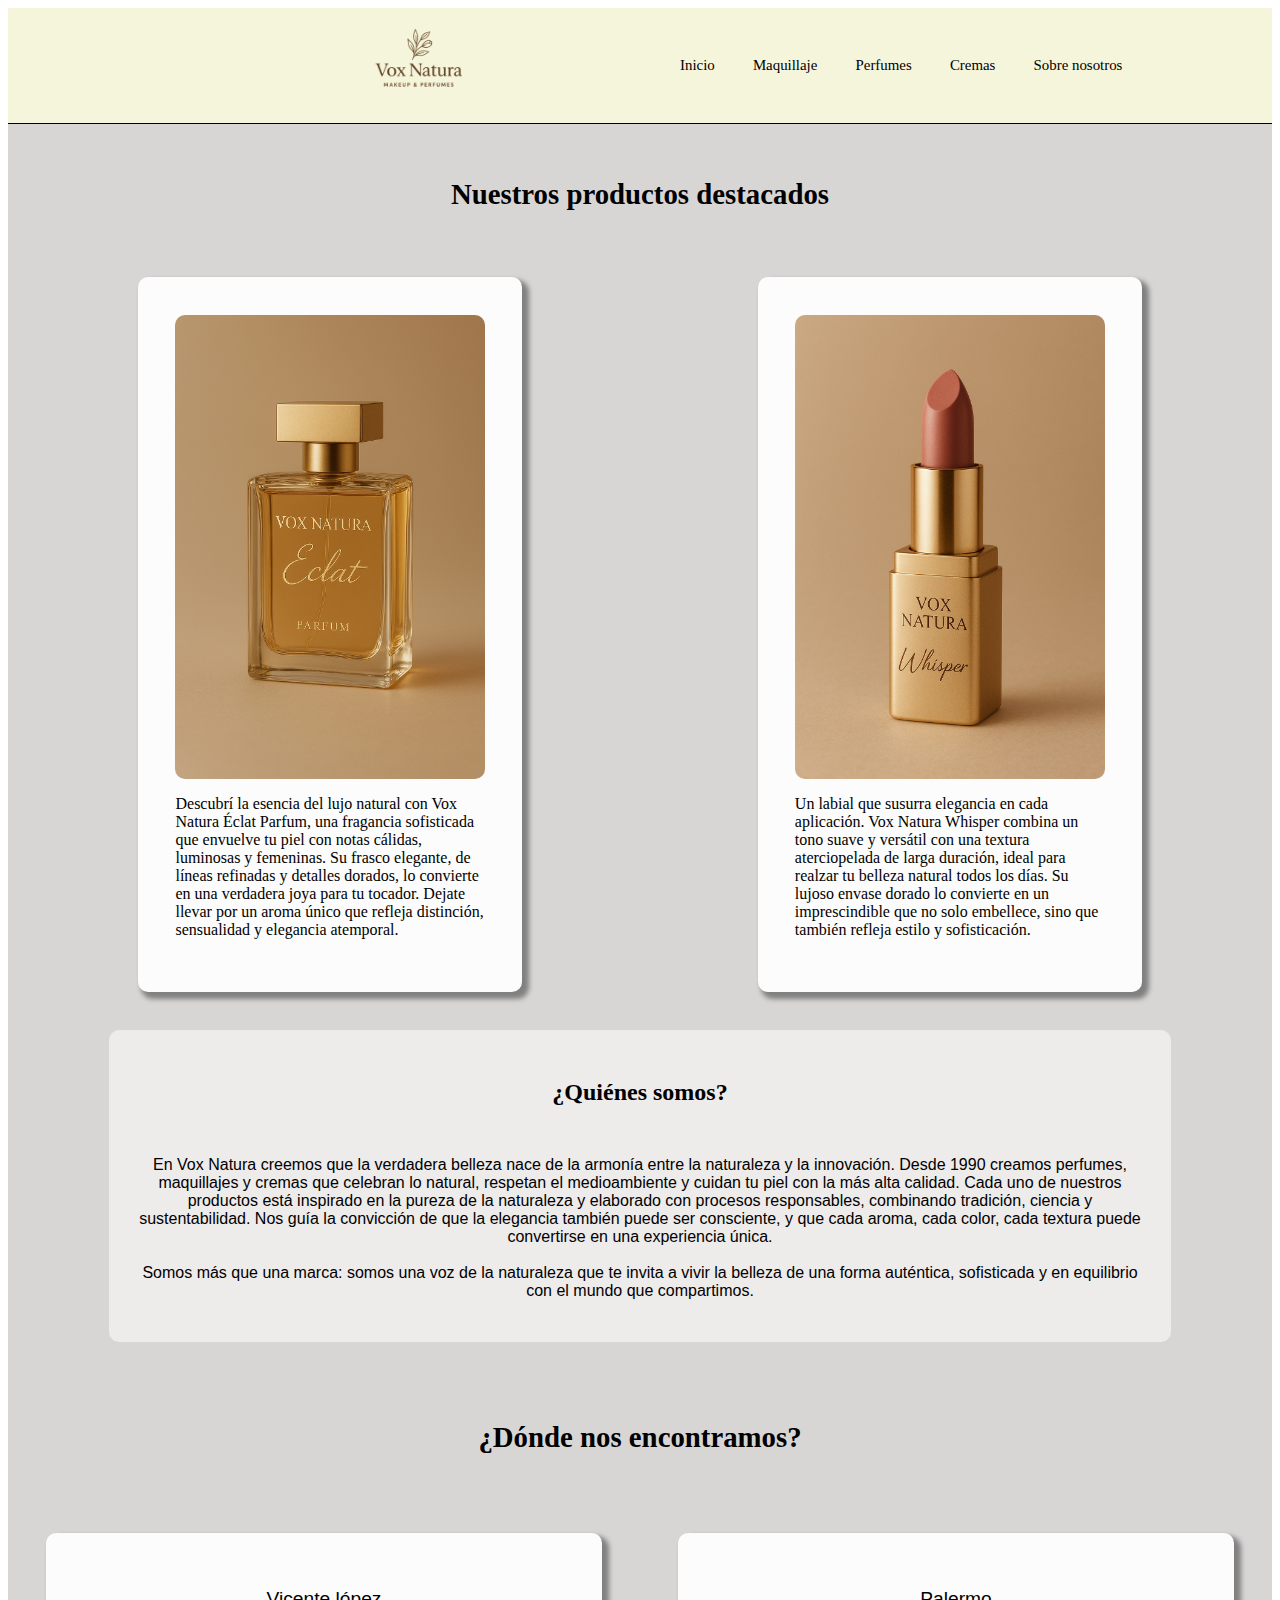
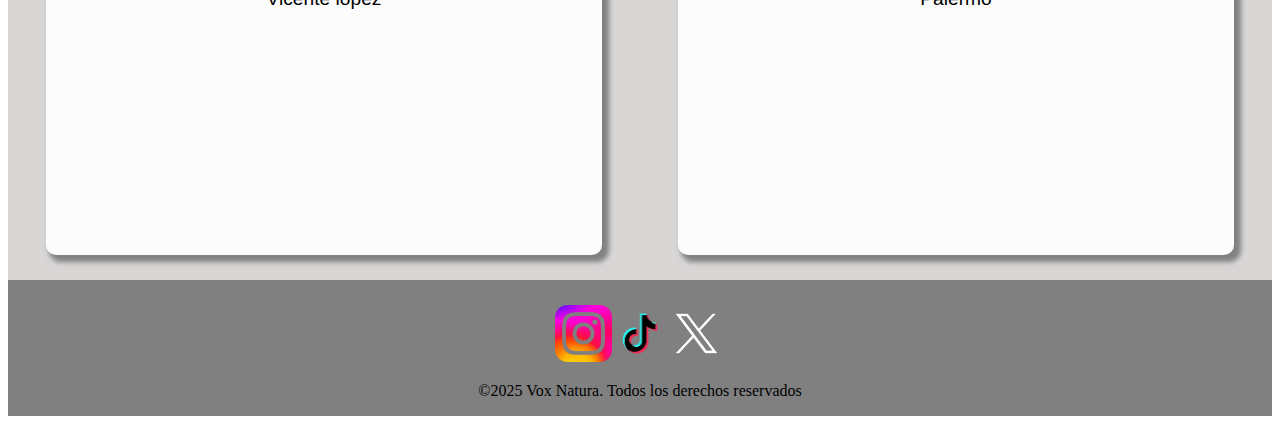
<file: Index.html>
<!DOCTYPE html>
<html lang="en">

<head>
    <meta charset="UTF-8">
    <meta name="viewport" content="width=device-width, initial-scale=1.0">
    <title>Vox Natura</title>
    <link rel="stylesheet" href="style.css">
</head>

<body>

    <header>
        <div>
            <a href="Index.html"><img src="Img/Logo Vox Natura.png" alt="Logo"></a>
        </div>
        <div>
            <nav>
                <ul>
                    <li><a href="Index.html">Inicio</a></li>
                    <li><a href="MakeUp.html">Maquillaje</a></li>
                    <li><a href="Perfumes.html">Perfumes</a></li>
                    <li><a href="Cremas.html">Cremas</a></li>
                    <li><a href="SobreNosotros.html">Sobre nosotros</a></li>
                </ul>
            </nav>
        </div>
    </header>

    <main>

        <section class="productosDestacados">

            <h3>Nuestros productos destacados</h3>

            <div class = "pDestacados">
                <div>
                    <img src="Img/Perfumes/Perfume 1.png" alt="Producto 1">
                    <p>Descubrí la esencia del lujo natural con Vox Natura Éclat Parfum, una fragancia sofisticada que envuelve tu piel con notas cálidas, luminosas y femeninas. Su frasco elegante, de líneas refinadas y detalles dorados, lo convierte en una verdadera joya para tu tocador.
Dejate llevar por un aroma único que refleja distinción, sensualidad y elegancia atemporal.</p>
                </div>
                <div>
                    <img src="Img/Maquillaje/Maquillaje 1.png" alt="Producto 2">
                    <p>Un labial que susurra elegancia en cada aplicación. Vox Natura Whisper combina un tono suave y versátil con una textura aterciopelada de larga duración, ideal para realzar tu belleza natural todos los días. Su lujoso envase dorado lo convierte en un imprescindible que no solo embellece, sino que también refleja estilo y sofisticación.</p>
                </div>
            </div>

        </section>

        <section class="historia">
            <div>
                <h3>¿Quiénes somos?</h3>
                <p>En Vox Natura creemos que la verdadera belleza nace de la armonía entre la naturaleza y la innovación. Desde 1990 creamos perfumes, maquillajes y cremas que celebran lo natural, respetan el medioambiente y cuidan tu piel con la más alta calidad.
    
                    Cada uno de nuestros productos está inspirado en la pureza de la naturaleza y elaborado con procesos responsables, combinando tradición, ciencia y sustentabilidad. Nos guía la convicción de que la elegancia también puede ser consciente, y que cada aroma, cada color, cada textura puede convertirse en una experiencia única.
                    <br>
                    <br>Somos más que una marca: somos una voz de la naturaleza que te invita a vivir la belleza de una forma auténtica, sofisticada y en equilibrio con el mundo que compartimos.</p>
            </div>
        </section>

        <section class="productosDestacados">
            
            <h3>¿Dónde nos encontramos?</h3>

            <div class = "ubicaciones">
                <div>
                    <p>Vicente lópez</p>
                    <iframe src="https://www.google.com/maps/embed?pb=!1m18!1m12!1m3!1d2968.405651403641!2d-58.47576070450812!3d-34.52023794141396!2m3!1f0!2f0!3f0!3m2!1i1024!2i768!4f13.1!3m3!1m2!1s0x95bcb1520734fb9d%3A0x9e2c36ead44c45c4!2sAv.%20del%20Libertador%2C%20B1638BGA%20Vicente%20L%C3%B3pez%2C%20Provincia%20de%20Buenos%20Aires!5e0!3m2!1ses!2sar!4v1756262798349!5m2!1ses!2sar" width="600" height="450" style="border:0;" allowfullscreen="" loading="lazy" referrerpolicy="no-referrer-when-downgrade"></iframe>
                </div>
                <div>
                    <p>Palermo</p>
                    <iframe src="https://www.google.com/maps/embed?pb=!1m18!1m12!1m3!1d3284.6232884415253!2d-58.413312224885544!3d-34.58839735668822!2m3!1f0!2f0!3f0!3m2!1i1024!2i768!4f13.1!3m3!1m2!1s0x95bcca83d2aa1521%3A0xc7a941fe0d021ba0!2sAlto%20Palermo%20Shopping!5e0!3m2!1ses!2sar!4v1756262910714!5m2!1ses!2sar" width="600" height="450" style="border:0;" allowfullscreen="" loading="lazy" referrerpolicy="no-referrer-when-downgrade"></iframe>
                </div>
            </div>

        </section>

    </main>

    <footer>
        <div>
            <a href="https://www.instagram.com/"><img src="Img/Imágen Instagram.png" alt="Imágen Instagram"></a>
            <a href="https://www.tiktok.com/es/"><img src="Img/Imágen Tiktok.png" alt="Imágen TikTok"></a>
            <a href="https://x.com/?lang=es"><img src="Img/Imágen X.png" alt="Imágen X"></a>
        </div>
        <p>©2025 Vox Natura. Todos los derechos reservados</p>
    </footer>
</body>

</html>
</file>
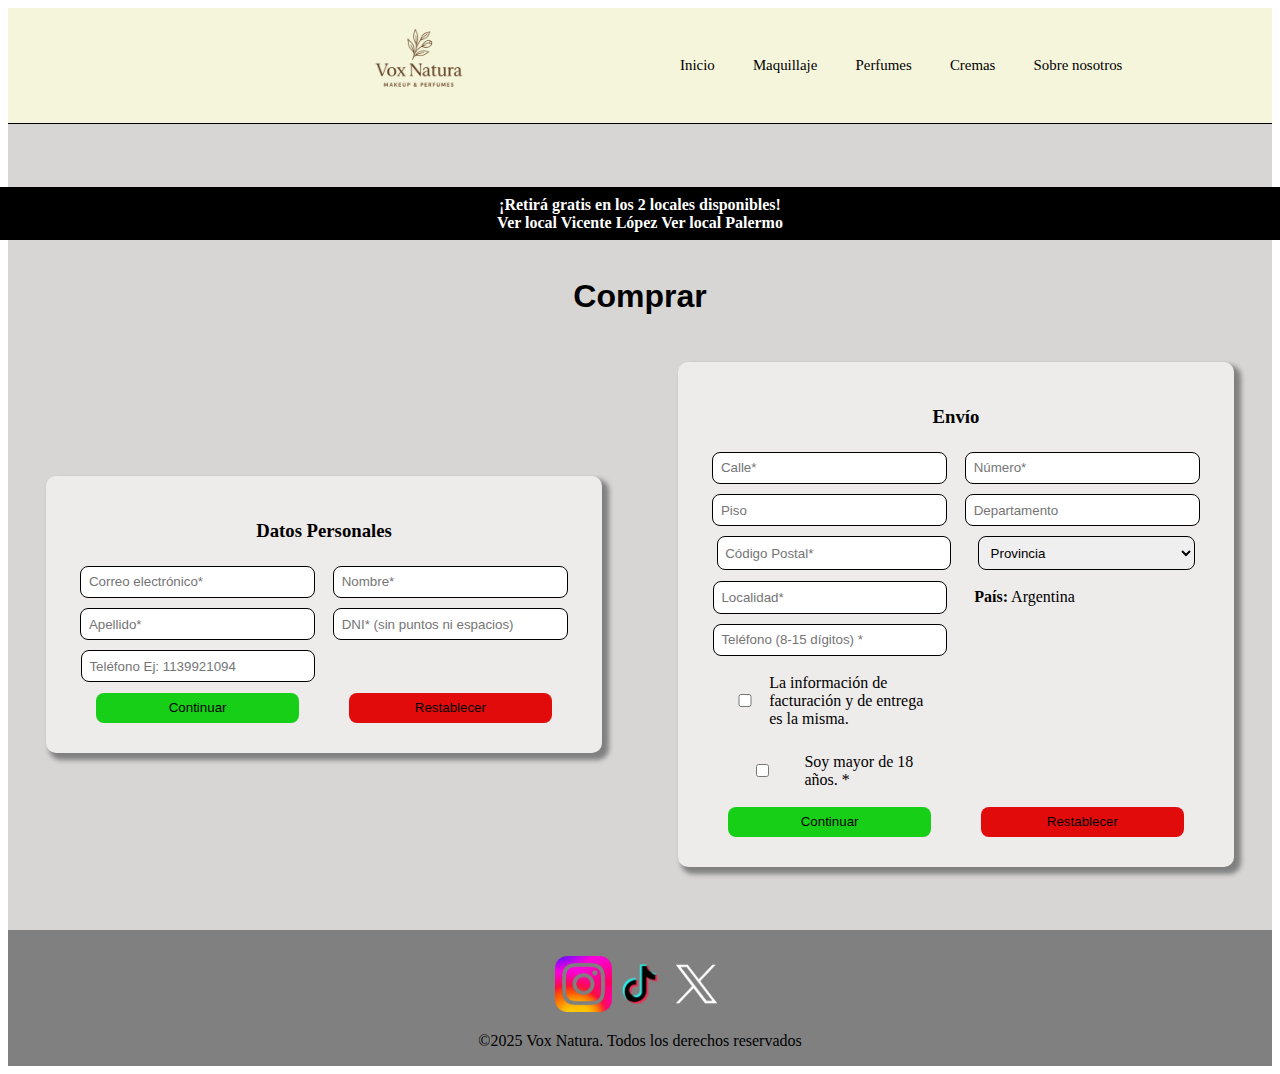
<file: Comprar.html>
<!DOCTYPE html>
<html lang="en">
<head>
    <meta charset="UTF-8">
    <meta name="viewport" content="width=device-width, initial-scale=1.0">
    <title>Vox Natura</title>
    <link rel="stylesheet" href="style.css">
</head>
<body>

    <header>
        <div>
            <a href="Index.html"><img src="Img/Logo Vox Natura.png" alt="Logo"></a>
        </div>
        <div>
            <nav>
                <ul>
                    <li><a href="Index.html">Inicio</a></li>
                    <li><a href="MakeUp.html">Maquillaje</a></li>
                    <li><a href="Perfumes.html">Perfumes</a></li>
                    <li><a href="Cremas.html">Cremas</a></li>
                    <li><a href="SobreNosotros.html">Sobre nosotros</a></li>
                </ul>
            </nav>
        </div>
    </header>

    <main>

        <section class="comprar">

            <article>
                <p>¡Retirá gratis en los 2 locales disponibles! <br> <a href="https://www.google.com/maps?ll=-34.519633,-58.474285&z=15&t=m&hl=es&gl=AR&mapclient=embed&q=Av.+del+Libertador+B1638BGA+Vicente+L%C3%B3pez+Provincia+de+Buenos+Aires">Ver local Vicente López</a> <a href="https://www.google.com/maps?ll=-34.588402,-58.410737&z=15&t=m&hl=es&gl=AR&mapclient=embed&cid=14387103044007500704">Ver local Palermo</a></p>
            </article>


            <h1>Comprar</h1>

            <div class = "divForms">

                <div>
                    <h3>Datos Personales</h3>
                    <form action="">
                        <input type="email" name = "correo" placeholder = "Correo electrónico*" required>
                        <input type="text" name = "nombre" placeholder = "Nombre*" required>
                        <input type="text" name = "apellido" placeholder = "Apellido*" required>
                        <input type="number" name="dni" placeholder = "DNI* (sin puntos ni espacios)" required minlength = "8" maxlength = "8">
                        <input type="number" name="telefono" placeholder = "Teléfono Ej: 1139921094" required minlength = "10" maxlength = "10" min = "1100000000" max = "1199999999">
                        <p></p>
                        <input type="submit" value = "Continuar">
                        <input type="reset" value="Restablecer">
                    </form>
                </div>
    
                <div>
                    <h3>Envío</h3>
                    <form action="">
                        <input type="text" name = "calle" placeholder = "Calle*" required>
                        <input type="number" name = "numero" placeholder = "Número*" required minlength = "1" maxlength = "5">
                        <input type="number" name="piso" placeholder = "Piso">
                        <input type="text" name="departamento" placeholder = "Departamento">
                        <input type="number" name="codigoPostal" placeholder = "Código Postal*" required minlength = "4" maxlength = "4" min = "0000">
                        <select name="provincia" required>
                            <option value="" selected hidden>Provincia</option>
                            <option value="BuenosAires">Buenos Aires</option>
                            <option value="Salta">Salta</option>
                            <option value="Jujuy">Jujuy</option>
                            <option value="Cordoba">Córdoba</option>
                            <option value="LaPampa">La Pampa</option>
                        </select>
                        <input type="text" name = "localidad" required placeholder = "Localidad*">
                        <p><b>País:</b> Argentina</p>
                        <input type="text" name = "telefono" placeholder = "Teléfono (8-15 dígitos) *" minlength = "8" maxlength = "15">
                        <p></p>
                            <p class = "checkbox"><input type="checkbox" name = "infoEsIgual">La información de facturación y de entrega es la misma.</p>
                        <p></p>
                            <p class = "checkbox"><input type="checkbox" name="mayoDeEdad">Soy mayor de 18 años. *</p>
                        <p></p>
                        <input type="submit" value = "Continuar">
                        <input type="reset" value = "Restablecer">
                    </form>
                </div>
            </div>

        </section>
    </main>

    <footer>
        <div>
            <a href="https://www.instagram.com/"><img src="Img/Imágen Instagram.png" alt="Imágen Instagram"></a>
            <a href="https://www.tiktok.com/es/"><img src="Img/Imágen Tiktok.png" alt="Imágen TikTok"></a>
            <a href="https://x.com/?lang=es"><img src="Img/Imágen X.png" alt="Imágen X"></a>
        </div>
        <p>©2025 Vox Natura. Todos los derechos reservados</p>
    </footer>

</body>
</html>
</file>
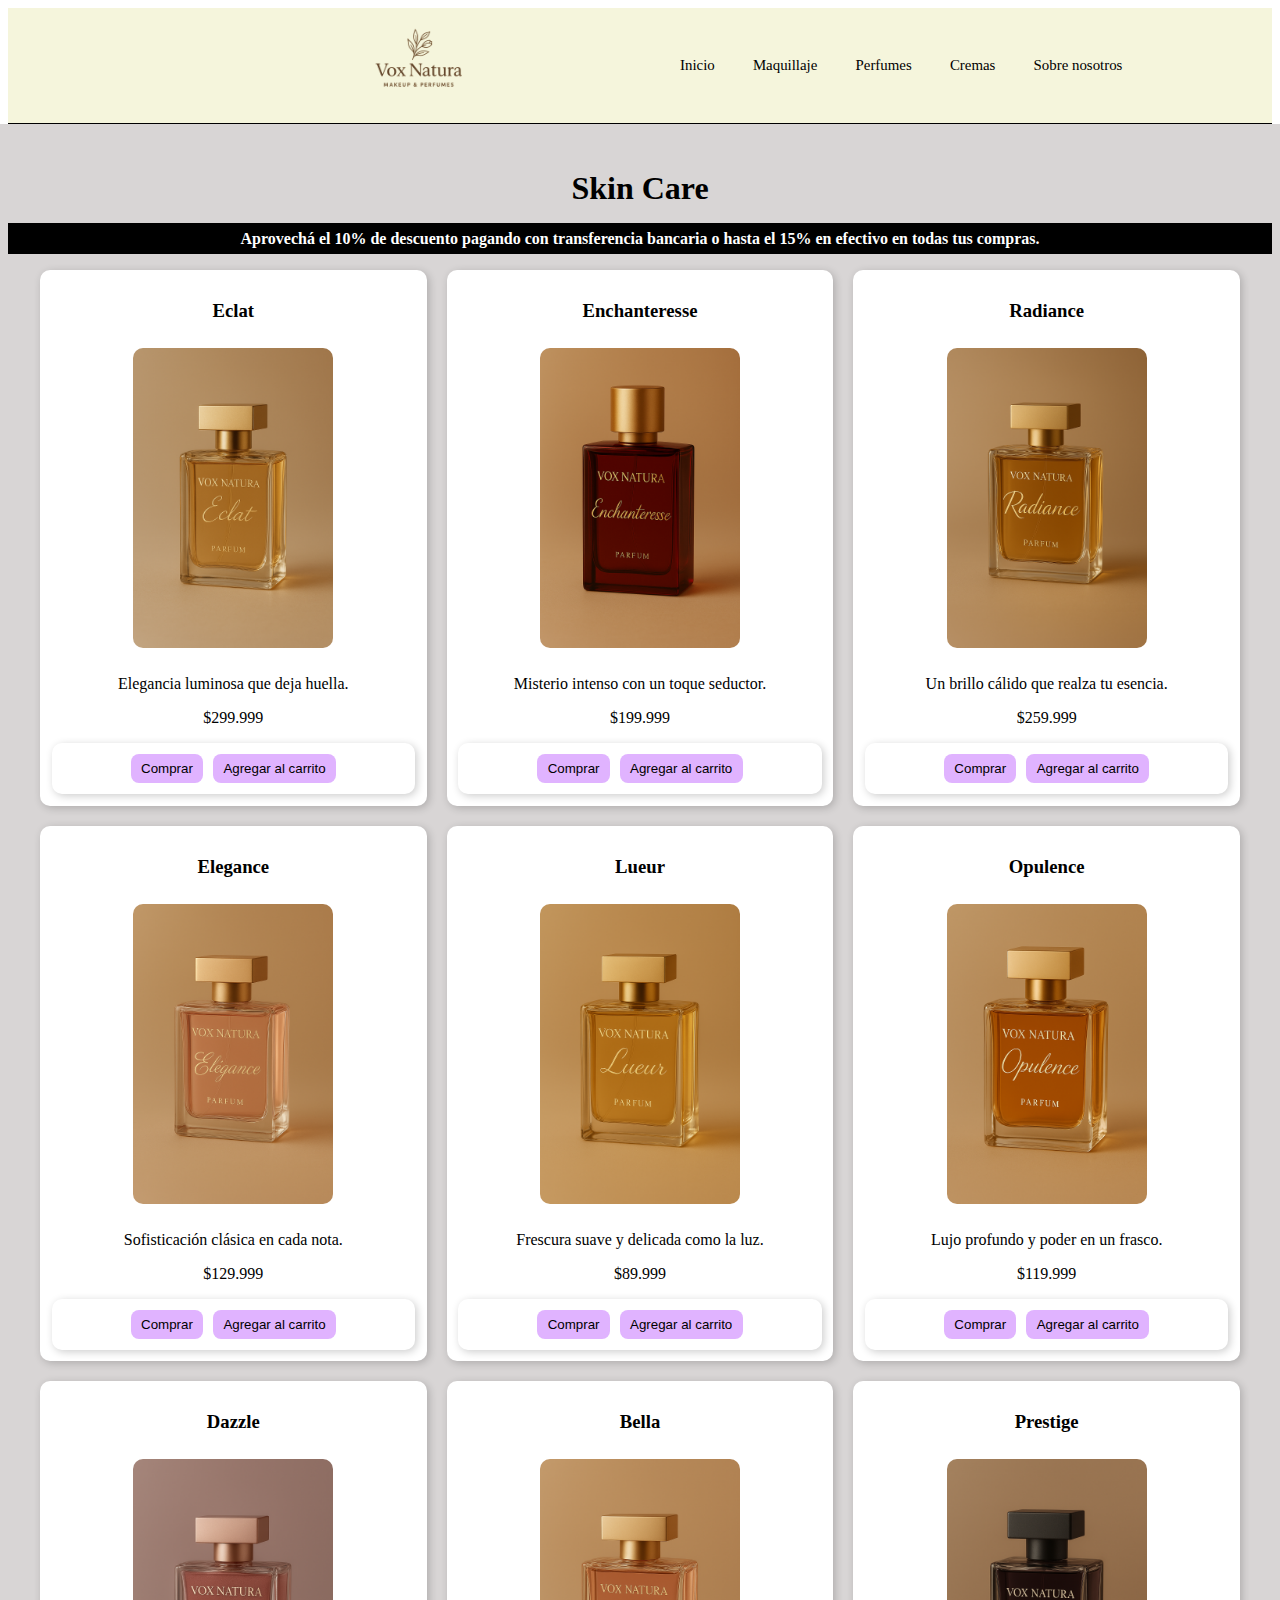
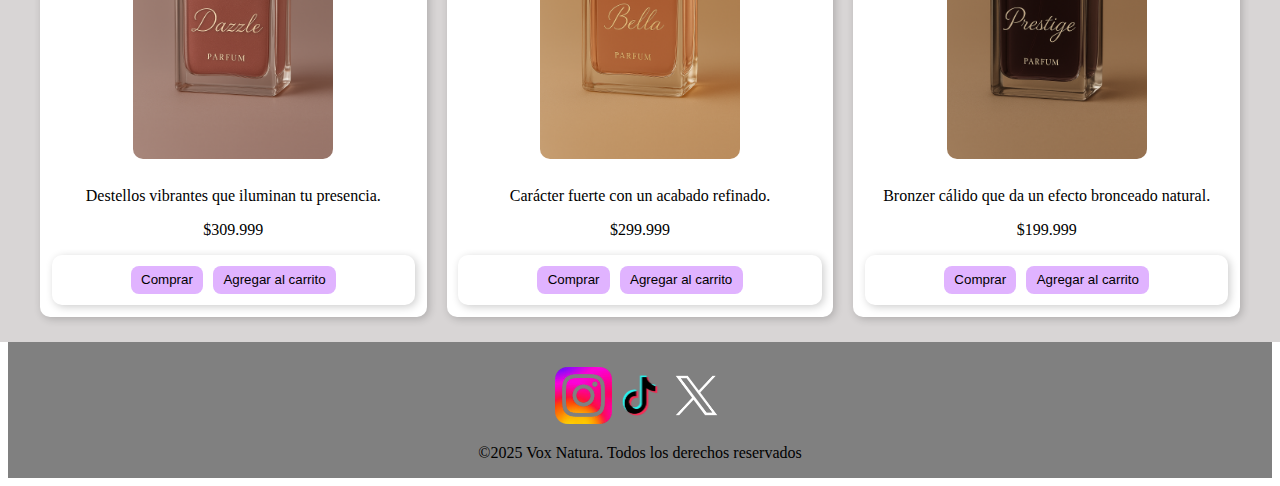
<file: Cremas.html>
<!DOCTYPE html>
<html lang="en">

<head>
    <meta charset="UTF-8">
    <meta name="viewport" content="width=device-width, initial-scale=1.0">
    <title>Vox Natura</title>
    <link rel="stylesheet" href="style.css">
</head>

<body>

    <header>
        <div>
            <a href="Index.html"><img src="Img/Logo Vox Natura.png" alt="Logo"></a>
        </div>
        <div>
            <nav>
                <ul>
                    <li><a href="Index.html">Inicio</a></li>
                    <li><a href="MakeUp.html">Maquillaje</a></li>
                    <li><a href="Perfumes.html">Perfumes</a></li>
                    <li><a href="Cremas.html">Cremas</a></li>
                    <li><a href="SobreNosotros.html">Sobre nosotros</a></li>
                </ul>
            </nav>
        </div>
    </header>

    <main>
        <section class="productos">
            <h1>Skin Care</h1>

            <article>
                <p>
                    Aprovechá el 10% de descuento pagando con transferencia bancaria 
                    o hasta el 15% en efectivo en todas tus compras.
                </p>
            </article>

            <div class="productos-grid">

                <div>
                    <h3>Eclat</h3>
                    <img src="Img\Perfumes\Perfume 1.png" alt="Producto 1">
                    <p>Elegancia luminosa que deja huella.</p>
                    <p>$299.999</p>
                    <div class="botones">
                        <button><a href="Comprar.html">Comprar</a></button>
                        <button><a href="Cremas.html">Agregar al carrito</a></button>
                    </div>
                </div>

                <div>
                    <h3>Enchanteresse</h3>
                    <img src="Img\Perfumes\Perfume 2.png" alt="Producto 2">
                    <p>Misterio intenso con un toque seductor.</p>
                    <p>$199.999</p>
                    <div class="botones">
                        <button><a href="Comprar.html">Comprar</a></button>
                        <button><a href="Cremas.html">Agregar al carrito</a></button>
                    </div>
                </div>

                <div>
                    <h3>Radiance</h3>
                    <img src="Img\Perfumes\Perfume 3.png" alt="Producto 3">
                    <p>Un brillo cálido que realza tu esencia.</p>
                    <p>$259.999</p>
                    <div class="botones">
                        <button><a href="Comprar.html">Comprar</a></button>
                        <button><a href="Cremas.html">Agregar al carrito</a></button>
                    </div>
                </div>

                <div>
                    <h3>Elegance</h3>
                    <img src="Img\Perfumes\Perfume 4.png" alt="Producto 4">
                    <p>Sofisticación clásica en cada nota.</p>
                    <p>$129.999</p>
                    <div class="botones">
                        <button><a href="Comprar.html">Comprar</a></button>
                        <button><a href="Cremas.html">Agregar al carrito</a></button>
                    </div>
                </div>

                <div>
                    <h3>Lueur</h3>
                    <img src="Img\Perfumes\Perfume 5.png" alt="Producto 5">
                    <p>Frescura suave y delicada como la luz.</p>
                    <p>$89.999</p>
                    <div class="botones">
                        <button><a href="Comprar.html">Comprar</a></button>
                        <button><a href="Cremas.html">Agregar al carrito</a></button>
                    </div>
                </div>

                <div>
                    <h3>Opulence</h3>
                    <img src="Img\Perfumes\Perfume 6.png" alt="Producto 6">
                    <p>Lujo profundo y poder en un frasco.</p>
                    <p>$119.999</p>
                    <div class="botones">
                        <button><a href="Comprar.html">Comprar</a></button>
                        <button><a href="Cremas.html">Agregar al carrito</a></button>
                    </div>
                </div>

                <div>
                    <h3>Dazzle</h3>
                    <img src="Img\Perfumes\Perfume 7.png" alt="Producto 7">
                    <p>Destellos vibrantes que iluminan tu presencia.</p>
                    <p>$309.999</p>
                    <div class="botones">
                        <button><a href="Comprar.html">Comprar</a></button>
                        <button><a href="Cremas.html">Agregar al carrito</a></button>
                    </div>
                </div>

                <div>
                    <h3>Bella</h3>
                    <img src="Img\Perfumes\Perfume 8.png" alt="Producto 8">
                    <p>Carácter fuerte con un acabado refinado.</p>
                    <p>$299.999</p>
                    <div class="botones">
                        <button><a href="Comprar.html">Comprar</a></button>
                        <button><a href="Cremas.html">Agregar al carrito</a></button>
                    </div>
                </div>

                <div>
                    <h3>Prestige</h3>
                    <img src="Img\Perfumes\Ultimo perfumeee.png" alt="Producto 9">
                    <p>Bronzer cálido que da un efecto bronceado natural.</p>
                    <p>$199.999</p>
                    <div class="botones">
                        <button><a href="Comprar.html">Comprar</a></button>
                        <button><a href="Cremas.html">Agregar al carrito</a></button>
                    </div>
                </div>

            </div>
        </section>
    </main>

    <footer>
        <div>
            <a href="https://www.instagram.com/"><img src="Img/Imágen Instagram.png" alt="Imágen Instagram"></a>
            <a href="https://www.tiktok.com/es/"><img src="Img/Imágen Tiktok.png" alt="Imágen TikTok"></a>
            <a href="https://x.com/?lang=es"><img src="Img/Imágen X.png" alt="Imágen X"></a>
        </div>
        <p>©2025 Vox Natura. Todos los derechos reservados</p>
    </footer>

</body>
</html>
</file>
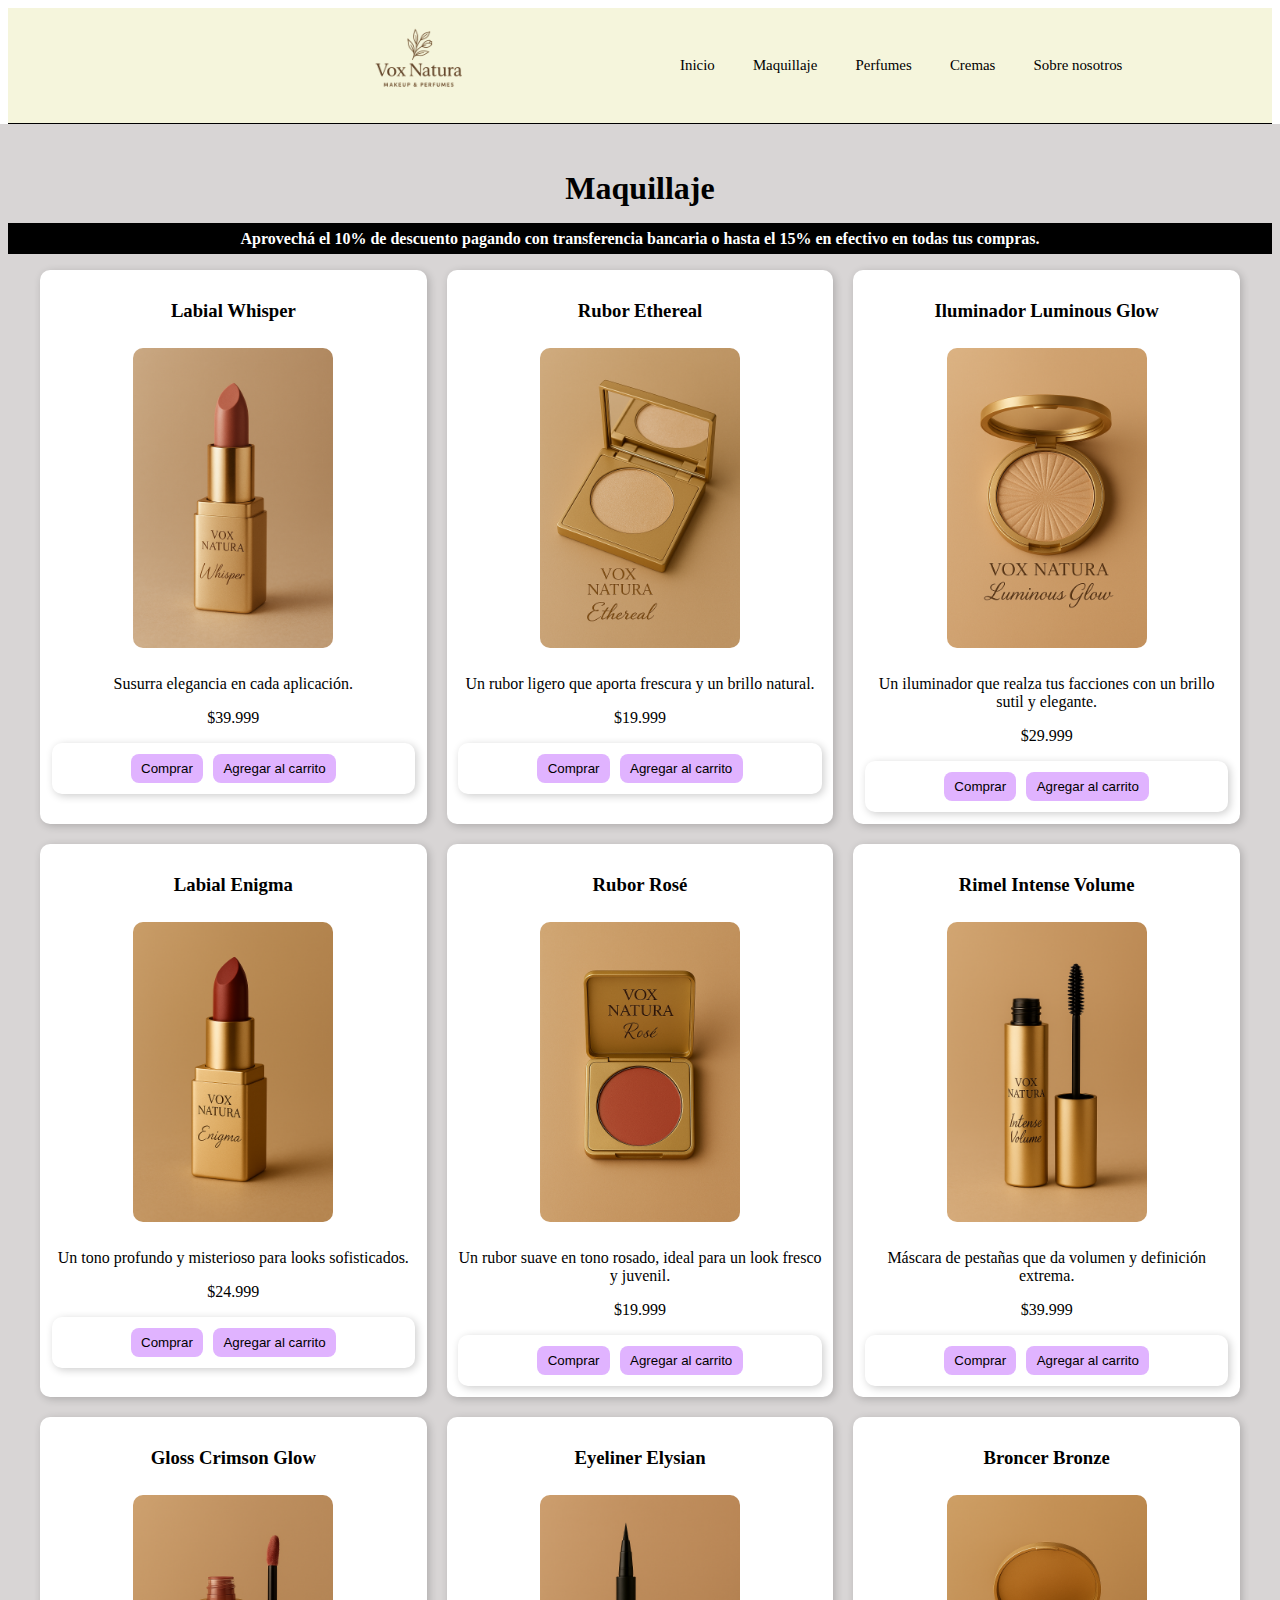
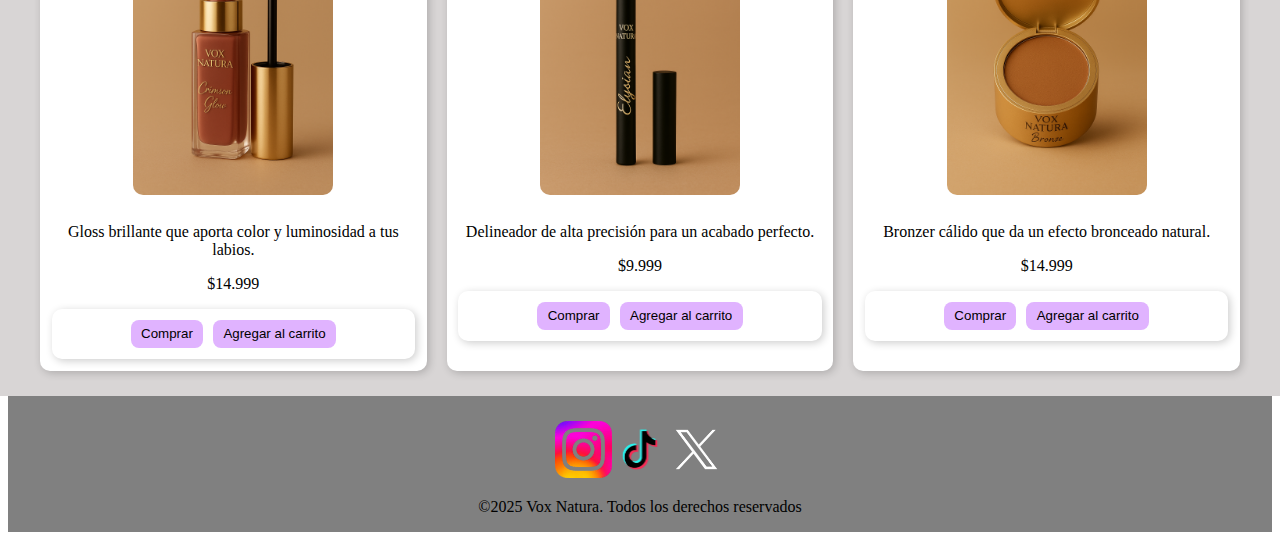
<file: MakeUp.html>
<!DOCTYPE html>
<html lang="en">

<head>
    <meta charset="UTF-8">
    <meta name="viewport" content="width=device-width, initial-scale=1.0">
    <title>Vox Natura</title>
    <link rel="stylesheet" href="style.css">
</head>

<body>

    <header>
        <div>
            <a href="Index.html"><img src="Img/Logo Vox Natura.png" alt="Logo"></a>
        </div>
        <div>
            <nav>
                <ul>
                    <li><a href="Index.html">Inicio</a></li>
                    <li><a href="MakeUp.html">Maquillaje</a></li>
                    <li><a href="Perfumes.html">Perfumes</a></li>
                    <li><a href="Cremas.html">Cremas</a></li>
                    <li><a href="SobreNosotros.html">Sobre nosotros</a></li>
                </ul>
            </nav>
        </div>
    </header>

    <main>
        <section class="productos">
            <h1>Maquillaje</h1>

            <article>
                <p>
                    Aprovechá el 10% de descuento pagando con transferencia bancaria 
                    o hasta el 15% en efectivo en todas tus compras.
                </p>
            </article>

            <div class="productos-grid">

                <div>
                    <h3>Labial Whisper</h3>
                    <img src="Img/Maquillaje/Maquillaje 1.png" alt="Producto 1">
                    <p>Susurra elegancia en cada aplicación.</p>
                    <p>$39.999</p>
                    <div class="botones">
                        <button><a href="Comprar.html">Comprar</a></button>
                        <button><a href="MakeUp.html">Agregar al carrito</a></button>
                    </div>
                </div>

                <div>
                    <h3>Rubor Ethereal</h3>
                    <img src="Img/Maquillaje/Maquillaje 2.png" alt="Producto 2">
                    <p>Un rubor ligero que aporta frescura y un brillo natural.</p>
                    <p>$19.999</p>
                    <div class="botones">
                        <button><a href="Comprar.html">Comprar</a></button>
                        <button><a href="MakeUp.html">Agregar al carrito</a></button>
                    </div>
                </div>

                <div>
                    <h3>Iluminador Luminous Glow</h3>
                    <img src="Img/Maquillaje/Maquillaje 3.png" alt="Producto 3">
                    <p>Un iluminador que realza tus facciones con un brillo sutil y elegante.</p>
                    <p>$29.999</p>
                    <div class="botones">
                        <button><a href="Comprar.html">Comprar</a></button>
                        <button><a href="MakeUp.html">Agregar al carrito</a></button>
                    </div>
                </div>

                <div>
                    <h3>Labial Enigma</h3>
                    <img src="Img/Maquillaje/Maquillaje 4.png" alt="Producto 4">
                    <p>Un tono profundo y misterioso para looks sofisticados.</p>
                    <p>$24.999</p>
                    <div class="botones">
                        <button><a href="Comprar.html">Comprar</a></button>
                        <button><a href="MakeUp.html">Agregar al carrito</a></button>
                    </div>
                </div>

                <div>
                    <h3>Rubor Rosé</h3>
                    <img src="Img/Maquillaje/Maquillaje 5.png" alt="Producto 5">
                    <p>Un rubor suave en tono rosado, ideal para un look fresco y juvenil.</p>
                    <p>$19.999</p>
                    <div class="botones">
                        <button><a href="Comprar.html">Comprar</a></button>
                        <button><a href="MakeUp.html">Agregar al carrito</a></button>
                    </div>
                </div>

                <div>
                    <h3>Rimel Intense Volume</h3>
                    <img src="Img/Maquillaje/Maquillaje 6.png" alt="Producto 6">
                    <p>Máscara de pestañas que da volumen y definición extrema.</p>
                    <p>$39.999</p>
                    <div class="botones">
                        <button><a href="Comprar.html">Comprar</a></button>
                        <button><a href="MakeUp.html">Agregar al carrito</a></button>
                    </div>
                </div>

                <div>
                    <h3>Gloss Crimson Glow</h3>
                    <img src="Img/Maquillaje/Maquillaje 7.png" alt="Producto 7">
                    <p>Gloss brillante que aporta color y luminosidad a tus labios.</p>
                    <p>$14.999</p>
                    <div class="botones">
                        <button><a href="Comprar.html">Comprar</a></button>
                        <button><a href="MakeUp.html">Agregar al carrito</a></button>
                    </div>
                </div>

                <div>
                    <h3>Eyeliner Elysian</h3>
                    <img src="Img/Maquillaje/Maquillaje 8.png" alt="Producto 8">
                    <p>Delineador de alta precisión para un acabado perfecto.</p>
                    <p>$9.999</p>
                    <div class="botones">
                        <button><a href="Comprar.html">Comprar</a></button>
                        <button><a href="MakeUp.html">Agregar al carrito</a></button>
                    </div>
                </div>

                <div>
                    <h3>Broncer Bronze</h3>
                    <img src="Img/Maquillaje/Maquillaje 9.png" alt="Producto 9">
                    <p>Bronzer cálido que da un efecto bronceado natural.</p>
                    <p>$14.999</p>
                    <div class="botones">
                        <button><a href="Comprar.html">Comprar</a></button>
                        <button><a href="MakeUp.html">Agregar al carrito</a></button>
                    </div>
                </div>

            </div>
        </section>
    </main>

    <footer>
        <div>
            <a href="https://www.instagram.com/"><img src="Img/Imágen Instagram.png" alt="Imágen Instagram"></a>
            <a href="https://www.tiktok.com/es/"><img src="Img/Imágen Tiktok.png" alt="Imágen TikTok"></a>
            <a href="https://x.com/?lang=es"><img src="Img/Imágen X.png" alt="Imágen X"></a>
        </div>
        <p>©2025 Vox Natura. Todos los derechos reservados</p>
    </footer>

</body>
</html>
</file>
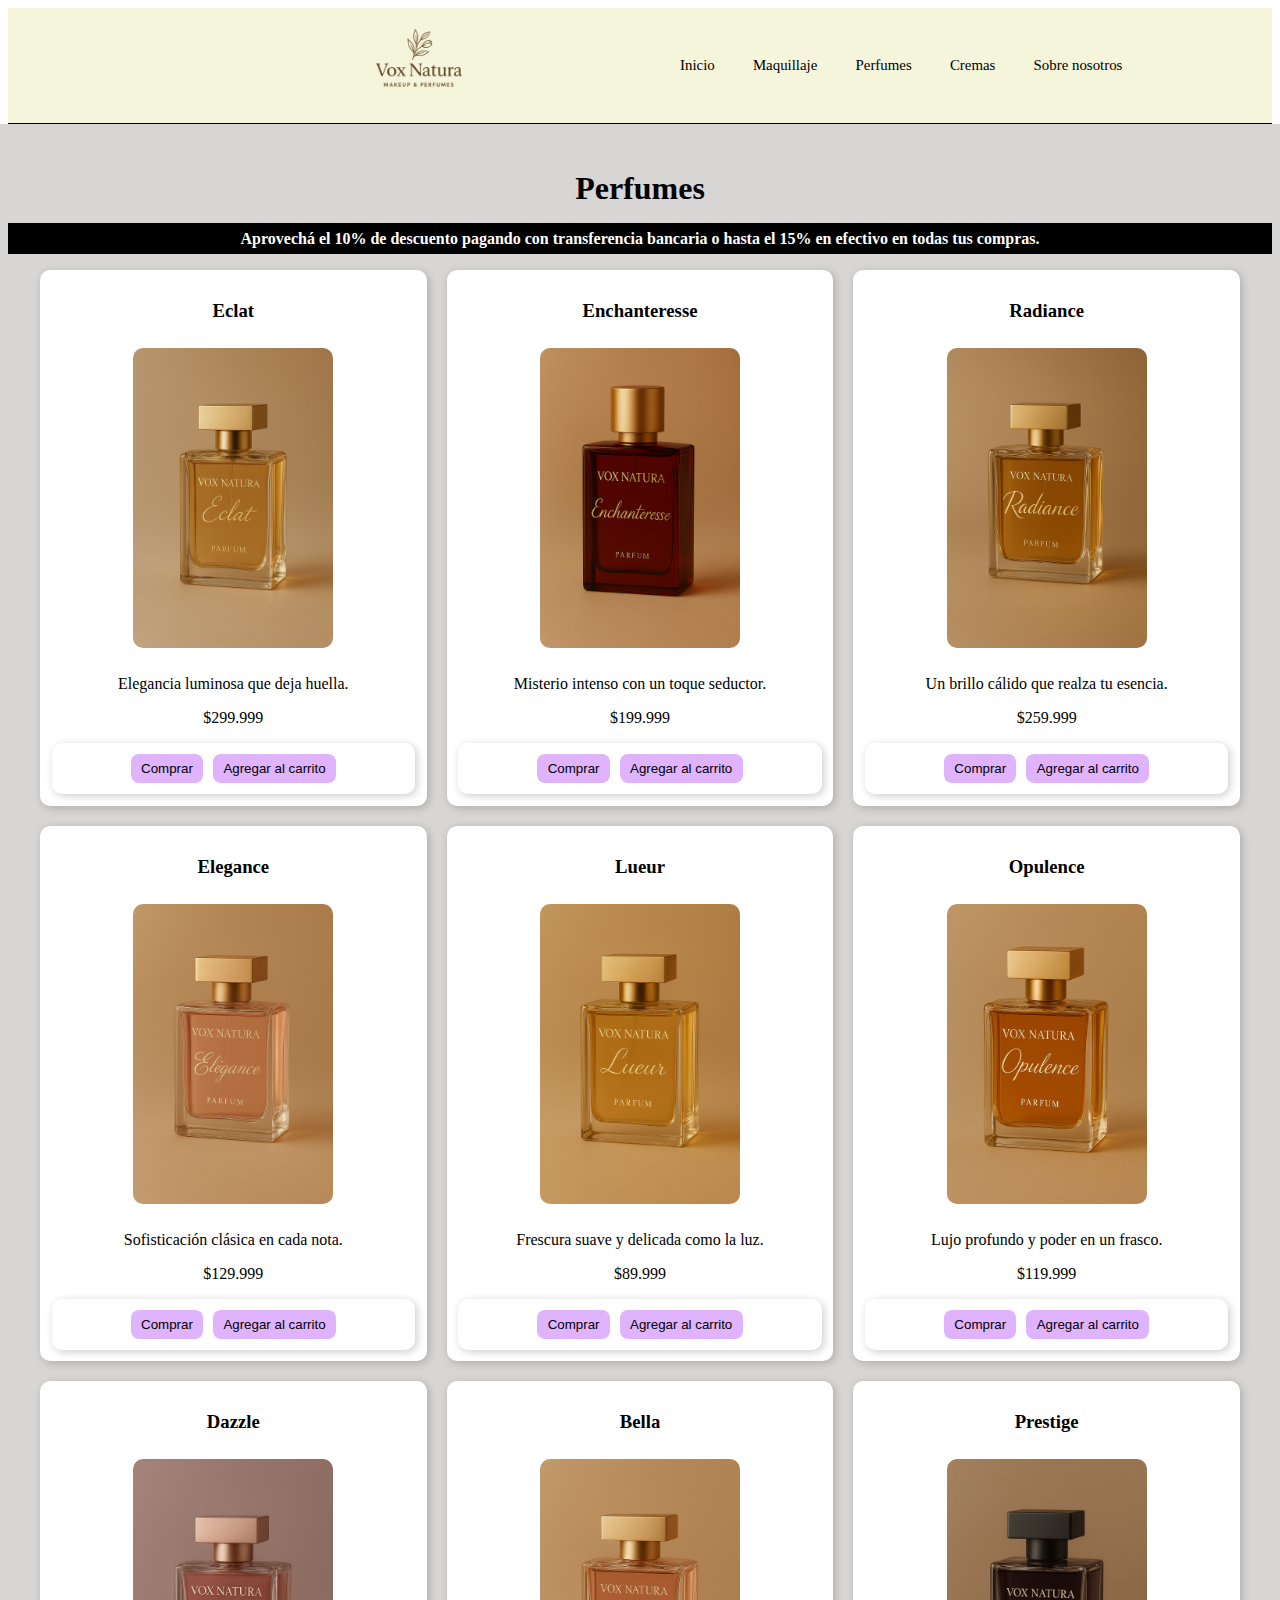
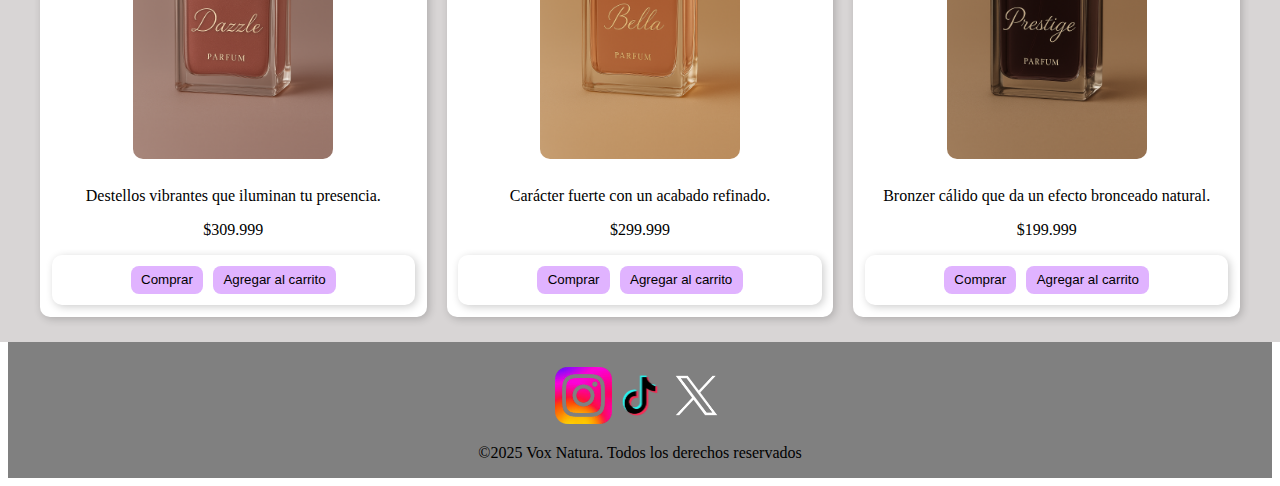
<file: Perfumes.html>
<!DOCTYPE html>
<html lang="en">

<head>
    <meta charset="UTF-8">
    <meta name="viewport" content="width=device-width, initial-scale=1.0">
    <title>Vox Natura</title>
    <link rel="stylesheet" href="style.css">
</head>

<body>

    <header>
        <div>
            <a href="Index.html"><img src="Img/Logo Vox Natura.png" alt="Logo"></a>
        </div>
        <div>
            <nav>
                <ul>
                    <li><a href="Index.html">Inicio</a></li>
                    <li><a href="MakeUp.html">Maquillaje</a></li>
                    <li><a href="Perfumes.html">Perfumes</a></li>
                    <li><a href="Cremas.html">Cremas</a></li>
                    <li><a href="SobreNosotros.html">Sobre nosotros</a></li>
                </ul>
            </nav>
        </div>
    </header>

    <main>
        <section class="productos">
            <h1>Perfumes</h1>

            <article>
                <p>
                    Aprovechá el 10% de descuento pagando con transferencia bancaria 
                    o hasta el 15% en efectivo en todas tus compras.
                </p>
            </article>

            <div class="productos-grid">

                <div>
                    <h3>Eclat</h3>
                    <img src="Img\Perfumes\Perfume 1.png" alt="Producto 1">
                    <p>Elegancia luminosa que deja huella.</p>
                    <p>$299.999</p>
                    <div class="botones">
                        <button><a href="Comprar.html">Comprar</a></button>
                        <button><a href="Perfumes.html">Agregar al carrito</a></button>
                    </div>
                </div>

                <div>
                    <h3>Enchanteresse</h3>
                    <img src="Img\Perfumes\Perfume 2.png" alt="Producto 2">
                    <p>Misterio intenso con un toque seductor.</p>
                    <p>$199.999</p>
                    <div class="botones">
                        <button><a href="Comprar.html">Comprar</a></button>
                        <button><a href="Perfumes.html">Agregar al carrito</a></button>
                    </div>
                </div>

                <div>
                    <h3>Radiance</h3>
                    <img src="Img\Perfumes\Perfume 3.png" alt="Producto 3">
                    <p>Un brillo cálido que realza tu esencia.</p>
                    <p>$259.999</p>
                    <div class="botones">
                        <button><a href="Comprar.html">Comprar</a></button>
                        <button><a href="Perfumes.html">Agregar al carrito</a></button>
                    </div>
                </div>

                <div>
                    <h3>Elegance</h3>
                    <img src="Img\Perfumes\Perfume 4.png" alt="Producto 4">
                    <p>Sofisticación clásica en cada nota.</p>
                    <p>$129.999</p>
                    <div class="botones">
                        <button><a href="Comprar.html">Comprar</a></button>
                        <button><a href="Perfumes.html">Agregar al carrito</a></button>
                    </div>
                </div>

                <div>
                    <h3>Lueur</h3>
                    <img src="Img\Perfumes\Perfume 5.png" alt="Producto 5">
                    <p>Frescura suave y delicada como la luz.</p>
                    <p>$89.999</p>
                    <div class="botones">
                        <button><a href="Comprar.html">Comprar</a></button>
                        <button><a href="Perfumes.html">Agregar al carrito</a></button>
                    </div>
                </div>

                <div>
                    <h3>Opulence</h3>
                    <img src="Img\Perfumes\Perfume 6.png" alt="Producto 6">
                    <p>Lujo profundo y poder en un frasco.</p>
                    <p>$119.999</p>
                    <div class="botones">
                        <button><a href="Comprar.html">Comprar</a></button>
                        <button><a href="Perfumes.html">Agregar al carrito</a></button>
                    </div>
                </div>

                <div>
                    <h3>Dazzle</h3>
                    <img src="Img\Perfumes\Perfume 7.png" alt="Producto 7">
                    <p>Destellos vibrantes que iluminan tu presencia.</p>
                    <p>$309.999</p>
                    <div class="botones">
                        <button><a href="Comprar.html">Comprar</a></button>
                        <button><a href="Perfumes.html">Agregar al carrito</a></button>
                    </div>
                </div>

                <div>
                    <h3>Bella</h3>
                    <img src="Img\Perfumes\Perfume 8.png" alt="Producto 8">
                    <p>Carácter fuerte con un acabado refinado.</p>
                    <p>$299.999</p>
                    <div class="botones">
                        <button><a href="Comprar.html">Comprar</a></button>
                        <button><a href="Perfumes.html">Agregar al carrito</a></button>
                    </div>
                </div>

                <div>
                    <h3>Prestige</h3>
                    <img src="Img\Perfumes\Ultimo perfumeee.png" alt="Producto 9">
                    <p>Bronzer cálido que da un efecto bronceado natural.</p>
                    <p>$199.999</p>
                    <div class="botones">
                        <button><a href="Comprar.html">Comprar</a></button>
                        <button><a href="Perfumes.html">Agregar al carrito</a></button>
                    </div>
                </div>

            </div>
        </section>
    </main>

    <footer>
        <div>
            <a href="https://www.instagram.com/"><img src="Img/Imágen Instagram.png" alt="Imágen Instagram"></a>
            <a href="https://www.tiktok.com/es/"><img src="Img/Imágen Tiktok.png" alt="Imágen TikTok"></a>
            <a href="https://x.com/?lang=es"><img src="Img/Imágen X.png" alt="Imágen X"></a>
        </div>
        <p>©2025 Vox Natura. Todos los derechos reservados</p>
    </footer>

</body>
</html>
</file>
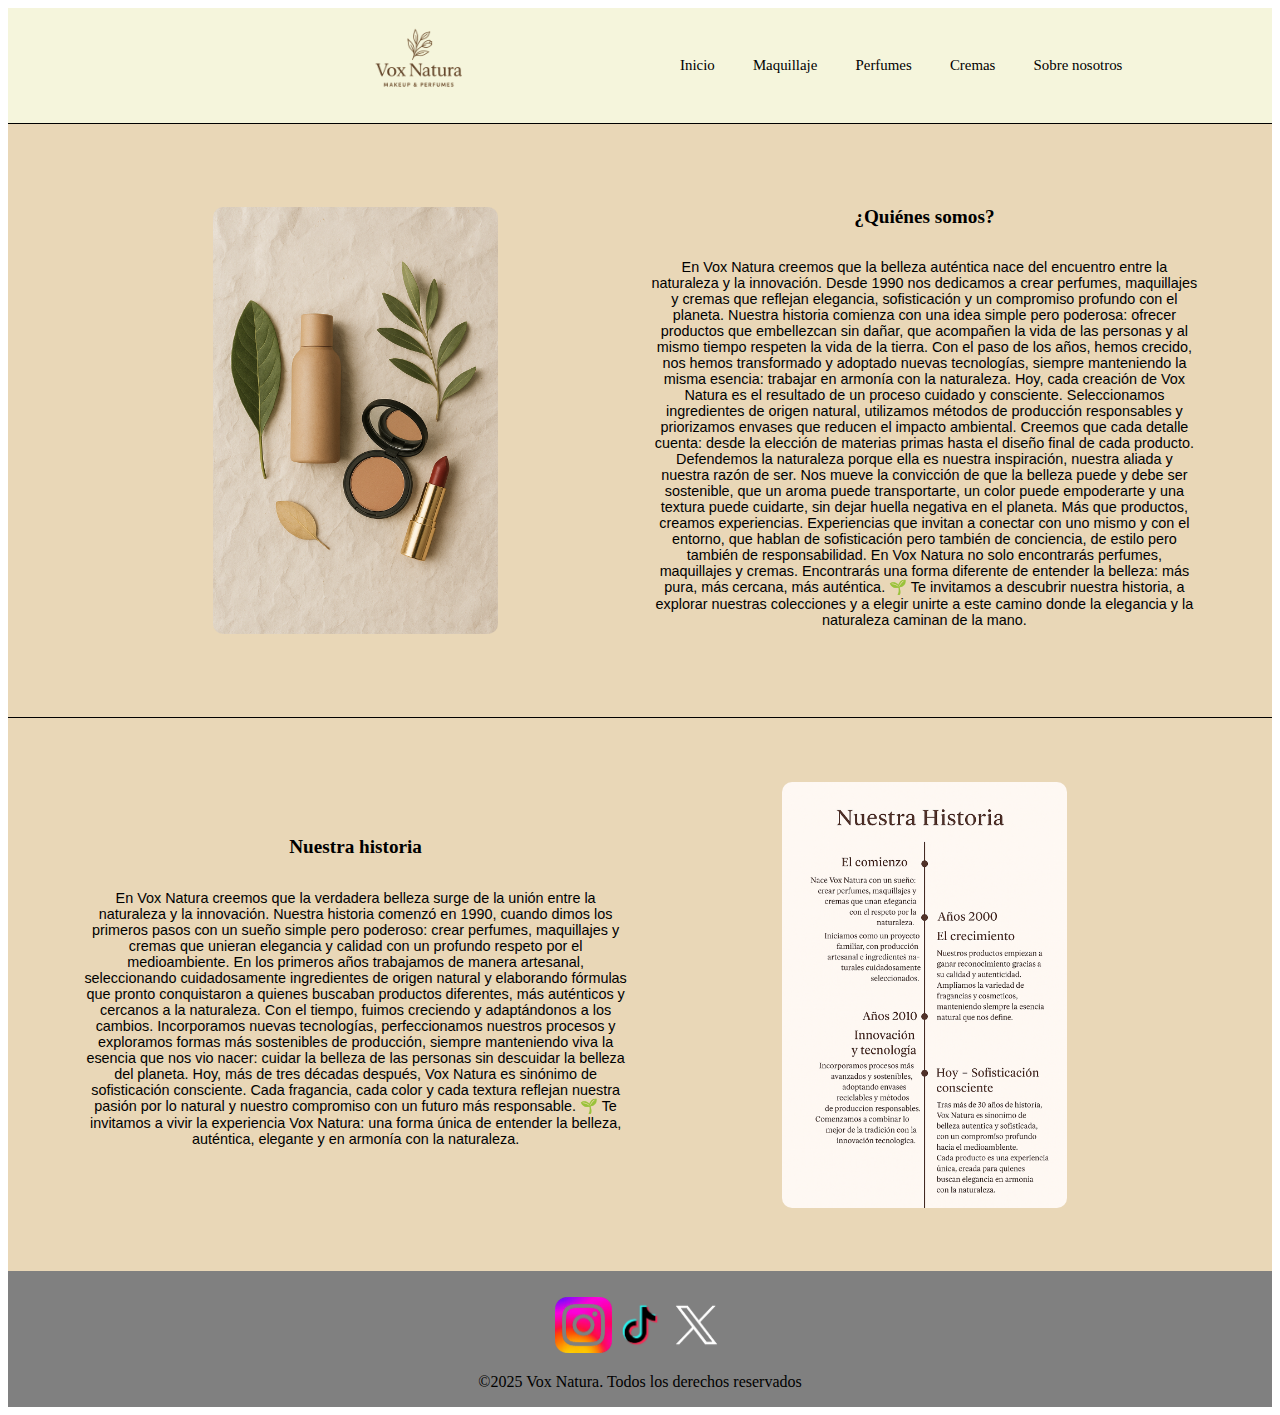
<file: SobreNosotros.html>
<!DOCTYPE html>
<html lang="en">
<head>
    <meta charset="UTF-8">
    <meta name="viewport" content="width=device-width, initial-scale=1.0">
    <title>Vox Natura</title>
    <link rel="stylesheet" href="style.css">
</head>
<body>
    <header>
        <div>
            <a href="Index.html"><img src="Img/Logo Vox Natura.png" alt="Logo"></a>
        </div>
        <div>
            <nav>
                <ul>
                    <li><a href="Index.html">Inicio</a></li>
                    <li><a href="MakeUp.html">Maquillaje</a></li>
                    <li><a href="Perfumes.html">Perfumes</a></li>
                    <li><a href="Cremas.html">Cremas</a></li>
                    <li><a href="SobreNosotros.html">Sobre nosotros</a></li>
                </ul>
            </nav>
        </div>
    </header>

    <main>
        <section class = "sobreNosotros">
            <div>
                <img src="Img/Cómo trabajamos.png" alt="Foto quiénes somos">
            </div>
            <div>
                <h3>¿Quiénes somos?</h3>
                <p>En Vox Natura creemos que la belleza auténtica nace del encuentro entre la naturaleza y la innovación. Desde 1990 nos dedicamos a crear perfumes, maquillajes y cremas que reflejan elegancia, sofisticación y un compromiso profundo con el planeta.

                    Nuestra historia comienza con una idea simple pero poderosa: ofrecer productos que embellezcan sin dañar, que acompañen la vida de las personas y al mismo tiempo respeten la vida de la tierra. Con el paso de los años, hemos crecido, nos hemos transformado y adoptado nuevas tecnologías, siempre manteniendo la misma esencia: trabajar en armonía con la naturaleza.
                    
                    Hoy, cada creación de Vox Natura es el resultado de un proceso cuidado y consciente. Seleccionamos ingredientes de origen natural, utilizamos métodos de producción responsables y priorizamos envases que reducen el impacto ambiental. Creemos que cada detalle cuenta: desde la elección de materias primas hasta el diseño final de cada producto.
                    
                    Defendemos la naturaleza porque ella es nuestra inspiración, nuestra aliada y nuestra razón de ser. Nos mueve la convicción de que la belleza puede y debe ser sostenible, que un aroma puede transportarte, un color puede empoderarte y una textura puede cuidarte, sin dejar huella negativa en el planeta.
                    
                    Más que productos, creamos experiencias. Experiencias que invitan a conectar con uno mismo y con el entorno, que hablan de sofisticación pero también de conciencia, de estilo pero también de responsabilidad.
                    
                    En Vox Natura no solo encontrarás perfumes, maquillajes y cremas. Encontrarás una forma diferente de entender la belleza: más pura, más cercana, más auténtica.
                    
                    🌱 Te invitamos a descubrir nuestra historia, a explorar nuestras colecciones y a elegir unirte a este camino donde la elegancia y la naturaleza caminan de la mano.</p>
            </div>
        </section>
        <section class = "nuestraHistoria">
            <div>
                <h3>Nuestra historia</h3>
                <p>En Vox Natura creemos que la verdadera belleza surge de la unión entre la naturaleza y la innovación. Nuestra historia comenzó en 1990, cuando dimos los primeros pasos con un sueño simple pero poderoso: crear perfumes, maquillajes y cremas que unieran elegancia y calidad con un profundo respeto por el medioambiente.

                    En los primeros años trabajamos de manera artesanal, seleccionando cuidadosamente ingredientes de origen natural y elaborando fórmulas que pronto conquistaron a quienes buscaban productos diferentes, más auténticos y cercanos a la naturaleza.
                    
                    Con el tiempo, fuimos creciendo y adaptándonos a los cambios. Incorporamos nuevas tecnologías, perfeccionamos nuestros procesos y exploramos formas más sostenibles de producción, siempre manteniendo viva la esencia que nos vio nacer: cuidar la belleza de las personas sin descuidar la belleza del planeta.
                    
                    Hoy, más de tres décadas después, Vox Natura es sinónimo de sofisticación consciente. Cada fragancia, cada color y cada textura reflejan nuestra pasión por lo natural y nuestro compromiso con un futuro más responsable.
                    
                    🌱 Te invitamos a vivir la experiencia Vox Natura: una forma única de entender la belleza, auténtica, elegante y en armonía con la naturaleza.</p>
            </div>
            <div>
                <img src="Img/Línea de timpo Historia.png" alt="Línea de tiempo">
            </div>
        </section>
    </main>

    <footer>
        <div>
            <a href="https://www.instagram.com/"><img src="Img/Imágen Instagram.png" alt="Imágen Instagram"></a>
            <a href="https://www.tiktok.com/es/"><img src="Img/Imágen Tiktok.png" alt="Imágen TikTok"></a>
            <a href="https://x.com/?lang=es"><img src="Img/Imágen X.png" alt="Imágen X"></a>
        </div>
        <p>©2025 Vox Natura. Todos los derechos reservados</p>
    </footer>
</body>
</html>
</file>
<file: style.css>
/*Empieza el header*/

header{
    background-color: beige;
    display: flex;
    justify-content: center;
    border-bottom: 0.5px solid black;
    position: sticky; /*joaco ayuda no me sale el sticky*/
    top: 0;
}
header div{
    width: 35%;
    height: auto;
    display: flex;
    justify-content: center;
    align-items: center;
}
header div a{
    width: 25%;
    height: auto;
}
header div a img{
    width:100%;
    height: auto;
}
header div nav{
    width: 100%;
    height: auto;
}
header div nav ul{
    list-style: none;
    width: 100%;
    display: flex;
    justify-content: space-between;
    flex-direction: row;
}
header div nav ul li a{
    width: 100%;
    height: auto;
    text-decoration: none;
    color: black;
    font-family: 'Times New Roman', Times, serif;
    font-size: 93%;
    font-weight: 400;
}
header div nav ul li a:hover{
    text-decoration: underline;
    font-weight: 600;
}

/*Termina el header*/

/*Empiezan los mains*/


/*Index.html*/

main{
    display: flex;
    flex-direction: column;
    justify-content: space-between;
    align-items: center;
}
section{
    background-color: rgb(216, 213, 213);
    width: 100%;
    height: auto;
}
.productosDestacados{
    display: flex;
    flex-direction: column;
    justify-content: center;
    align-items: center;
}
.productosDestacados h3{
    font-family: Montserrat, "Arial, -apple-system, BlinkMacSystemFont, avenir next, avenir, helvetica neue, helvetica, ubuntu, roboto, noto, segoe ui, arial, sans-serif";
    font-size: 180%;
    font-weight: 600;
    padding: 2%;
}
.pDestacados{
    display: flex;
    flex-direction: row;
    justify-content: space-around;
    align-items: center;
    padding: 1%;
}
.pDestacados div{
    width: 25%;
    height: auto;
    background-color: rgb(252, 252, 252);
    padding: 3%;
    box-shadow: 5px 5px 5px 2px grey;
    border-radius: 10px 10px 10px 10px;
    display: flex;
    flex-direction: column;
    justify-content: center;
    align-items: center;
}
.pDestacados div img{
    width: 100%;
    height: auto;
    border-radius: 10px 10px 10px 10px;
}
.historia{
    width: 100%;
    height: auto;
    display: flex;
    justify-content: center;
    padding-top: 2%;
    padding-bottom: 2%;
}
.historia div{
    width: 80%;
    height: auto;
    display: flex;
    justify-content: center;
    flex-direction: column;
    align-items: center;
    background-color: rgb(238, 235, 235);
    padding: 2%;
    border-radius: 10px 10px 10px 10px;
}
.historia div h3{
    font-family: Cambria, Cochin, Georgia, Times, 'Times New Roman', serif;
    font-size: 150%;
    font-weight: 600;
    padding-bottom: 1%;
}
.historia div p{
    height: auto;
    text-align: center;
    font-family: 'Segoe UI', Tahoma, Geneva, Verdana, sans-serif;
}
.productosDestacados .ubicaciones{
    width: 100%;
    height: auto;
    display: flex;
    flex-direction: row;
    justify-content: space-around;
    align-items: center;
    padding: 1%;
    margin: 1%;
}
.productosDestacados .ubicaciones div{
    width: 40%;
    height: auto;
    background-color: rgb(252, 252, 252);
    padding: 2%;
    padding-bottom: 6%;
    box-shadow: 5px 5px 5px 2px grey;
    border-radius: 10px 10px 10px 10px;
    display: flex;
    flex-direction: column;
    justify-content: center;
    align-items: center;
}
.productosDestacados .ubicaciones div p{
    font-family: 'Trebuchet MS', 'Lucida Sans Unicode', 'Lucida Grande', 'Lucida Sans', Arial, sans-serif;
    text-align: center;
    padding-top: 2%;
    font-size: 120%;
}
.productosDestacados .ubicaciones div iframe{
    width: 100%;
    height: auto;
    border-radius: 10px 10px 10px 10px;
}
/*Termina Index.html*/

/*Empieza sobreNosotros.html*/

.sobreNosotros, .nuestraHistoria {
    width: 100%;
    height: auto;
    display: flex;
    justify-content: center;
    align-items: center;
    flex-direction: row;
    background-color: #e9d7b7; 
    flex: 1;
    padding-top: 5%;
    padding-bottom: 5%;
}
.nuestraHistoria div, .sobreNosotros div{
    width: 45%;
    height: auto;
    display: flex;
    justify-content: center;
    align-items: center;
    flex-direction: column;
}
.sobreNosotros{
    border-bottom: 1px solid black;
}
.nuestraHistoria div img, .sobreNosotros div img{
    width: 50%;
    height: auto;
    border-radius: 10px 10px 10px 10px;
}
.sobreNosotros p, 
.nuestraHistoria p {
    flex: 2;
    padding: 2%;
}

.sobreNosotros h3,
.nuestraHistoria h3 {
    font-size: 120%;
    font-weight: bold;
    text-align: center;
    margin-bottom: 1%;
}

.sobreNosotros p,
.nuestraHistoria p {
    font-size: 90%;
    text-align: center;
    font-family: 'Segoe UI', Tahoma, Geneva, Verdana, sans-serif;
}

/*Termina SobreNosotros.html*/

/*Empieza sección de productos en makeup perfume y cremas*/

.productos {
    background-color: rgb(216, 213, 213);
    text-align: center;
    padding: 2%;
}

.productos h1 {
    margin-bottom: 1%;
}
article {
    background-color: black;
    position: sticky;
    top: 120px;
}
article p {
    color: white;
    padding: 0.5%;
    font-weight: 600;
    text-align: center;
}
article p a {
    color: white;
    text-decoration: none;
}
article p a:hover {
    text-decoration: underline;
    color: blue;
}

.productos-grid {
    display: grid;
    grid-template-columns: repeat(3, 1fr);
    gap: 20px;
    max-width: 1200px;
    margin: auto;
}

.productos-grid div {
    background-color: white;
    padding: 3%;
    border-radius: 10px;
    box-shadow: 2px 2px 8px rgba(0, 0, 0, 0.2);
    text-align: center;
}
.productos-grid div:hover{
    box-shadow: 4px 4px 12px rgba(0, 0, 0, 0.3);
    border-top: 3px solid #c77dff;
}
.productos-grid div img {
    width: 100%;
    max-width: 200px;
    border-radius: 10px;
    margin: 2%;
}
.botones {
    display: flex;
    gap: 10px;
    justify-content: center;
}
.botones button {
    background-color: #e0b3ff;
    border: none;
    padding: 2% 3%;
    border-radius: 8px;
}
.botones button:hover {
    background-color: #c77dff;
}
.botones a {
    color: black;
    text-decoration: none;
}

/*Termina sección de productos en makeup perfume y cremas*/

/*Empieza Comprar.html*/
.comprar{
    width: 100%;
    height: auto;
    display: flex;
    flex-direction: column;
    justify-content: center;
    align-items: center;
    padding-top: 5%;
    padding-bottom: 5%;
}
.comprar article{
    width: 100%;
    height: auto;
    position: sticky;
    top: 120px;
    padding: 0.7%;
}
.comprar article p{
    padding: 0;
    margin: 0;
}
.comprar h1{
    font-family: 'Trebuchet MS', 'Lucida Sans Unicode', 'Lucida Grande', 'Lucida Sans', Arial, sans-serif;
    font-size: 200%;
    font-weight: 600;
    padding-bottom: 2%;
    margin-top: 3%;
}
.divForms{
    width: 100%;
    height: auto;
    display: flex;
    flex-direction: row;
    justify-content: space-around;
    align-items: center;
}
.divForms div{
    width: 40%;
    height: auto;
    display: flex;
    flex-direction: column;
    justify-content: space-between;
    align-items: center;
    background-color: rgb(238, 235, 235);
    padding: 2%;
    box-shadow: 5px 5px 5px 2px grey;
    border-radius: 10px 10px 10px 10px;
}
.divForms div form{
    width: 100%;
    height: auto;
    display: flex;
    flex-direction: row;
    justify-content: space-around;
    align-items: space-between;
    flex-wrap: wrap;
}
.divForms div form input, .divForms div form select, .divForms div form p{
    width: 43%;
    height: auto;
    padding: 1.5%;
    margin: 1%;
}
.divForms div form input, .divForms div form select{
    border: 1px solid black;
    border-radius: 8px;
}
.checkbox{
    width: 100%;
    height: auto;
    display: flex;
    flex-direction: row;
    justify-content: center;
    align-items: center;
    box-shadow: none;
    border-radius: none;
    border: none;
}
.divForms div form input[type = "submit"], .divForms div form input[type = "reset"]{
    width: 40%;
    height: auto;
    padding: 1.5%;
    margin: 1%;
    border: none;
}
.divForms div form input[type = "submit"]{
    background-color: rgb(23, 207, 23);
}
.divForms div form input[type = "submit"]:hover{
    background-color: rgb(8, 192, 8);
}
.divForms div form input[type = "reset"]{
    background-color: rgb(226, 11, 11);
}
.divForms div form input[type = "reset"]:hover{
    background-color: rgb(210, 0, 0);
}

/*Termina Comprar.html*/

/*Terminan los mains*/

/*Empieza el footer*/
footer{
    background-color: grey;
    display: flex;
    justify-content: center;
    flex-direction: column;
    align-items: center;
    padding-top: 2%;
}
footer div{
    width: 30%;
    height: auto;
    display: flex;
    flex-direction: row;
    justify-content: center;
    align-items: center;
}
footer div a{
    width: 15%;
    height: auto;
}
footer div a img{
    width: 100%;
    height: auto;
}
/*Termina el footer*/
</file>
